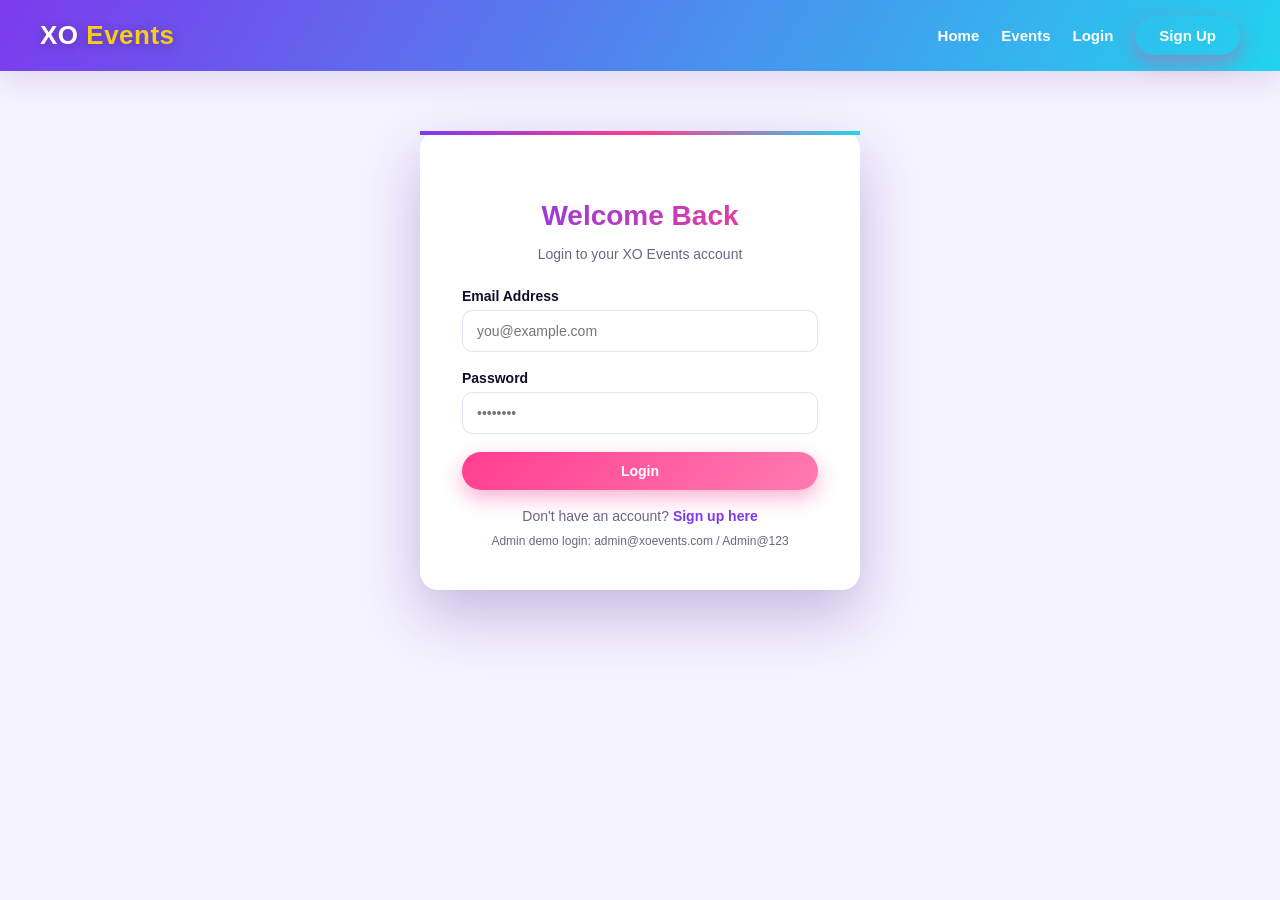
<file: src/main/resources/static/login.html>
<!DOCTYPE html>
<html lang="en">
<head>
<meta charset="UTF-8">
<meta name="viewport" content="width=device-width, initial-scale=1.0">
<title>Login - XO Event Management</title>
<link rel="stylesheet" href="css/style.css">
</head>
<body>

<nav class="navbar" id="xo-navbar"></nav>

<div class="form-card">
  <h2>Welcome Back</h2>
  <p class="subtitle">Login to your XO Events account</p>

  <form id="loginForm">
    <div class="form-group">
      <label>Email Address</label>
      <input type="email" id="email" required placeholder="you@example.com">
    </div>
    <div class="form-group">
      <label>Password</label>
      <input type="password" id="password" required placeholder="••••••••">
    </div>
    <button type="submit" class="btn btn-primary btn-block">Login</button>
    <div id="msg"></div>
  </form>

  <div class="form-footer">
    Don't have an account? <a href="register.html">Sign up here</a>
  </div>
  <div class="form-footer" style="margin-top:10px; font-size:12px;">
    Admin demo login: admin@xoevents.com / Admin@123
  </div>
</div>

<script src="js/common.js"></script>
<script>
  document.getElementById('loginForm').addEventListener('submit', async (e) => {
    e.preventDefault();
    const email = document.getElementById('email').value;
    const password = document.getElementById('password').value;
    const msg = document.getElementById('msg');
    msg.innerHTML = '';

    try {
      const data = await apiRequest('/auth/login', 'POST', { email, password }, false);
      saveAuth(data);
      if (data.role === 'ADMIN') window.location.href = 'admin-dashboard.html';
      else if (data.role === 'ORGANIZER') window.location.href = 'organizer-dashboard.html';
      else window.location.href = 'events.html';
    } catch (err) {
      if (err.message.toLowerCase().includes('verify')) {
        msg.innerHTML = `<p class="error-msg">${err.message} <a href="verify-email.html?email=${encodeURIComponent(email)}">Verify now</a></p>`;
      } else {
        msg.innerHTML = `<p class="error-msg">${err.message}</p>`;
      }
    }
  });
</script>
</body>
</html>
</file>
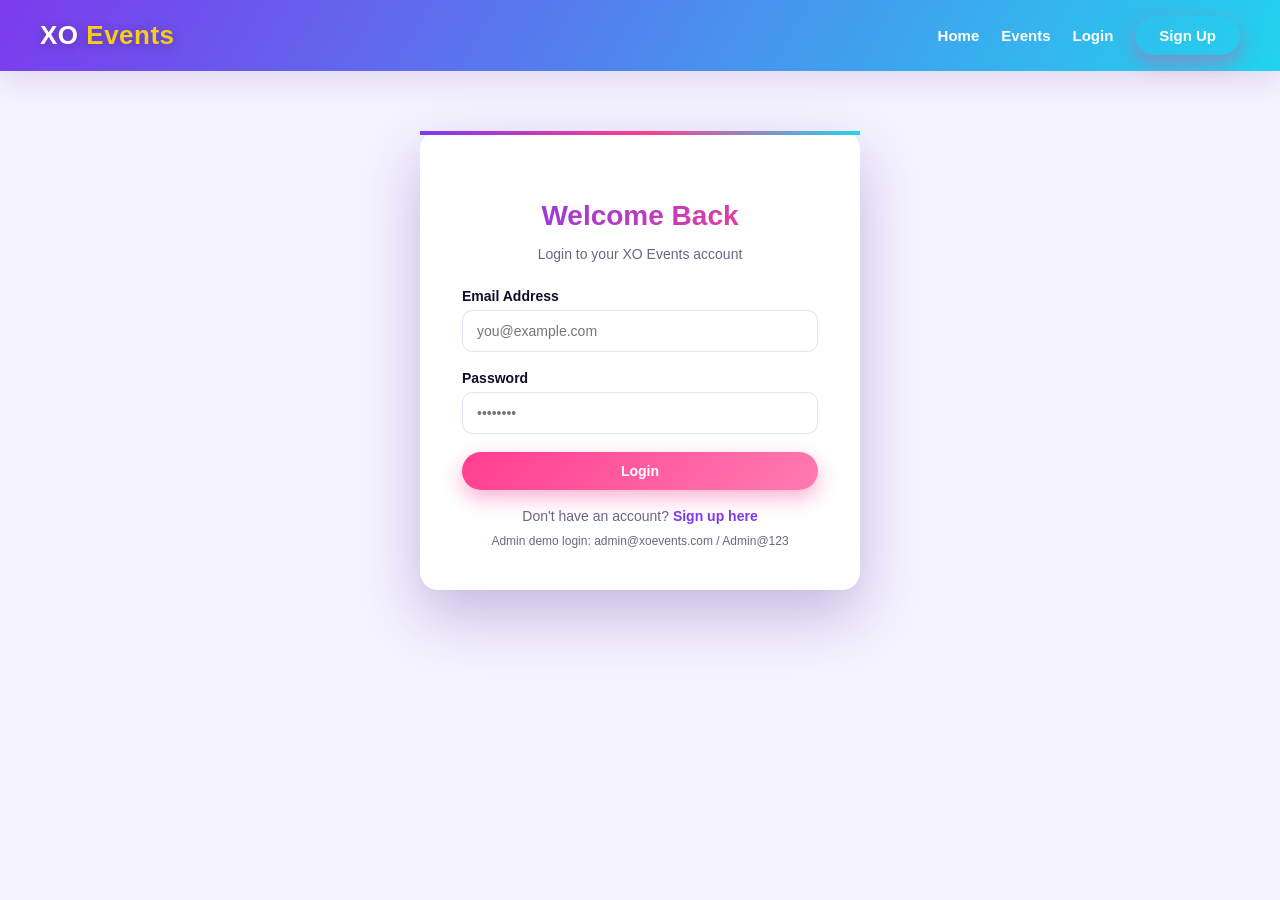
<file: src/main/resources/static/my-bookings.html>
<!DOCTYPE html>
<html lang="en">
<head>
<meta charset="UTF-8">
<meta name="viewport" content="width=device-width, initial-scale=1.0">
<title>My Bookings - XO Event Management</title>
<link rel="stylesheet" href="css/style.css">
</head>
<body>

<nav class="navbar" id="xo-navbar"></nav>

<div class="container">
  <h2 class="section-title">My Bookings</h2>
  <div id="bookingsTableWrapper">
    <p>Loading your bookings...</p>
  </div>
</div>

<footer>&copy; 2026 XO Event Management. All rights reserved.</footer>

<script src="js/common.js"></script>
<script>
  requireAuth();

  async function loadBookings() {
    try {
      const bookings = await apiRequest('/registrations/my-bookings');
      const wrapper = document.getElementById('bookingsTableWrapper');
      if (!bookings.length) {
        wrapper.innerHTML = '<p>You have no bookings yet. <a href="events.html">Browse events</a> to get started.</p>';
        return;
      }
      wrapper.innerHTML = `
        <table>
          <thead>
            <tr>
              <th>Ticket Code</th><th>Event</th><th>Date</th><th>Tickets</th><th>Amount</th><th>Status</th><th>Action</th>
            </tr>
          </thead>
          <tbody>
            ${bookings.map(b => `
              <tr>
                <td>${b.ticketCode}</td>
                <td><a href="event-details.html?id=${b.event.id}">${b.event.title}</a></td>
                <td>${formatDate(b.event.eventDate)}</td>
                <td>${b.numberOfTickets}</td>
                <td>${formatCurrency(b.totalAmount)}</td>
                <td>${statusBadge(b.status)}</td>
                <td>
                  ${b.status === 'CONFIRMED' ? `<button class="btn btn-danger btn-sm" onclick="cancelBooking(${b.id})">Cancel</button>` : '-'}
                </td>
              </tr>
            `).join('')}
          </tbody>
        </table>
      `;
    } catch (e) {
      document.getElementById('bookingsTableWrapper').innerHTML = '<p>Could not load bookings.</p>';
    }
  }

  async function cancelBooking(id) {
    if (!confirm('Are you sure you want to cancel this booking?')) return;
    try {
      await apiRequest(`/registrations/${id}`, 'DELETE');
      loadBookings();
    } catch (e) {
      alert(e.message);
    }
  }

  loadBookings();
</script>
</body>
</html>
</file>
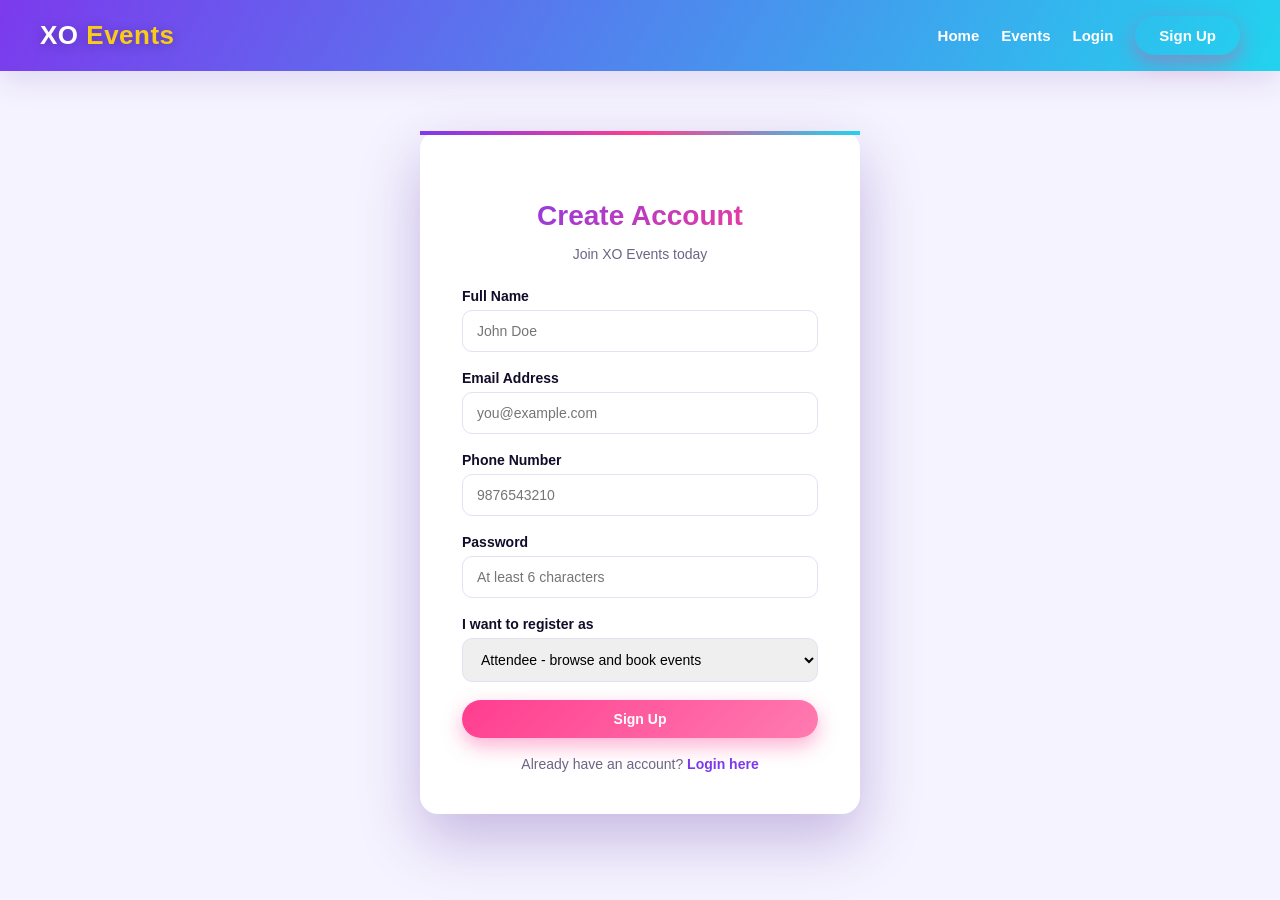
<file: src/main/resources/static/register.html>
<!DOCTYPE html>
<html lang="en">
<head>
<meta charset="UTF-8">
<meta name="viewport" content="width=device-width, initial-scale=1.0">
<title>Sign Up - XO Event Management</title>
<link rel="stylesheet" href="css/style.css">
</head>
<body>

<nav class="navbar" id="xo-navbar"></nav>

<div class="form-card">
  <h2>Create Account</h2>
  <p class="subtitle">Join XO Events today</p>

  <form id="registerForm">
    <div class="form-group">
      <label>Full Name</label>
      <input type="text" id="name" required placeholder="John Doe">
    </div>
    <div class="form-group">
      <label>Email Address</label>
      <input type="email" id="email" required placeholder="you@example.com">
    </div>
    <div class="form-group">
      <label>Phone Number</label>
      <input type="text" id="phone" placeholder="9876543210">
    </div>
    <div class="form-group">
      <label>Password</label>
      <input type="password" id="password" required minlength="6" placeholder="At least 6 characters">
    </div>
    <div class="form-group">
      <label>I want to register as</label>
      <select id="role">
        <option value="ATTENDEE">Attendee - browse and book events</option>
        <option value="ORGANIZER">Organizer - create and manage events</option>
      </select>
    </div>
    <button type="submit" class="btn btn-primary btn-block">Sign Up</button>
    <div id="msg"></div>
  </form>

  <div class="form-footer">
    Already have an account? <a href="login.html">Login here</a>
  </div>
</div>

<script src="js/common.js"></script>
<script>
  document.getElementById('registerForm').addEventListener('submit', async (e) => {
    e.preventDefault();
    const payload = {
      name: document.getElementById('name').value,
      email: document.getElementById('email').value,
      phone: document.getElementById('phone').value,
      password: document.getElementById('password').value,
      role: document.getElementById('role').value
    };
    const msg = document.getElementById('msg');
    msg.innerHTML = '';

    try {
      await apiRequest('/auth/signup', 'POST', payload, false);
      msg.innerHTML = `<p class="success-msg">Account created! Check your email for a 6-digit verification code. Redirecting...</p>`;
      setTimeout(() => window.location.href = 'verify-email.html?email=' + encodeURIComponent(payload.email), 1800);
    } catch (err) {
      msg.innerHTML = `<p class="error-msg">${err.message}</p>`;
    }
  });
</script>
</body>
</html>
</file>
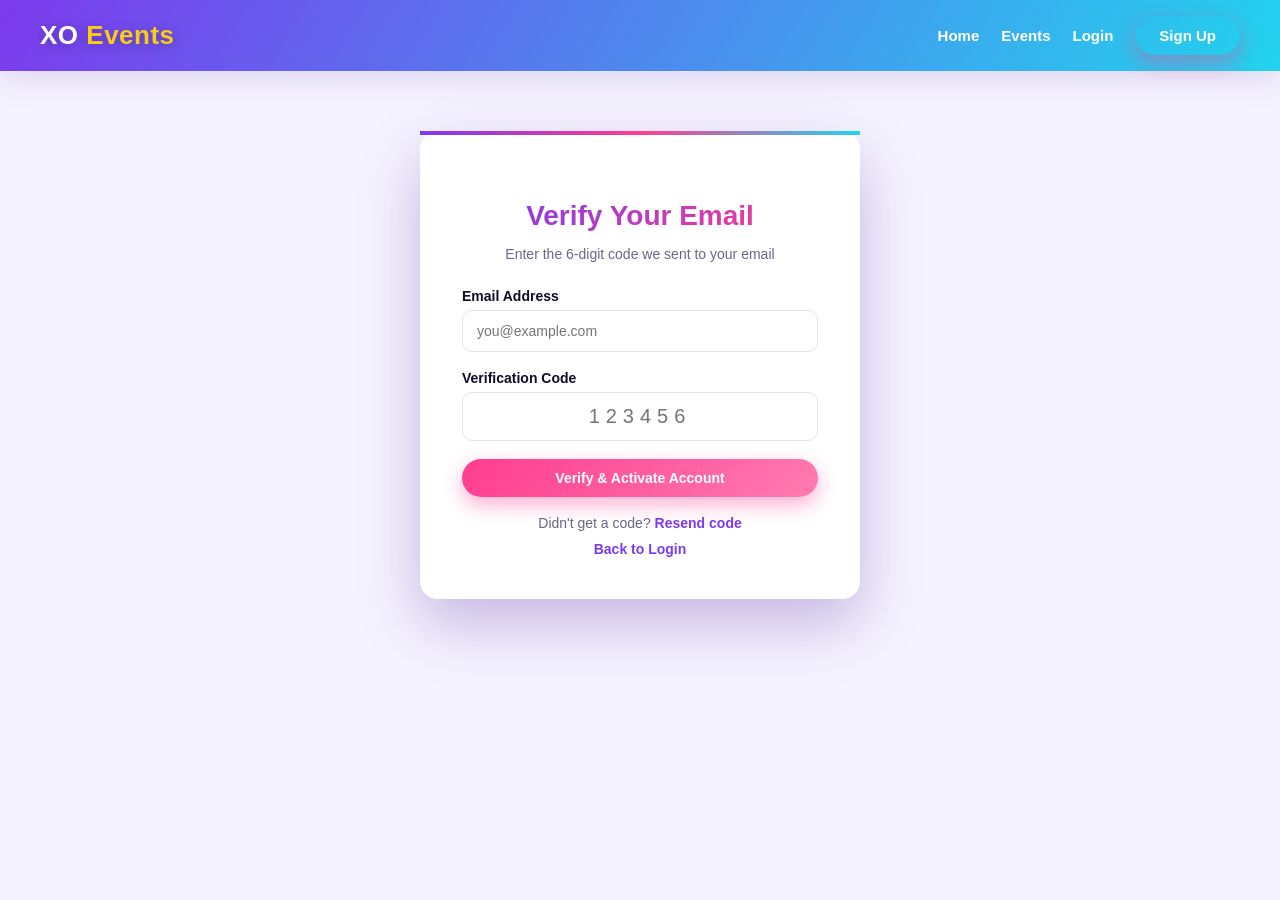
<file: src/main/resources/static/verify-email.html>
<!DOCTYPE html>
<html lang="en">
<head>
<meta charset="UTF-8">
<meta name="viewport" content="width=device-width, initial-scale=1.0">
<title>Verify Email - XO Event Management</title>
<link rel="stylesheet" href="css/style.css">
</head>
<body>

<nav class="navbar" id="xo-navbar"></nav>

<div class="form-card">
  <h2>Verify Your Email</h2>
  <p class="subtitle" id="subtitleText">Enter the 6-digit code we sent to your email</p>

  <form id="verifyForm">
    <div class="form-group">
      <label>Email Address</label>
      <input type="email" id="email" required placeholder="you@example.com">
    </div>
    <div class="form-group">
      <label>Verification Code</label>
      <input type="text" id="code" required maxlength="6" pattern="[0-9]{6}" placeholder="123456" style="letter-spacing:6px;font-size:20px;text-align:center;">
    </div>
    <button type="submit" class="btn btn-primary btn-block">Verify & Activate Account</button>
    <div id="msg"></div>
  </form>

  <div class="form-footer">
    Didn't get a code? <a href="#" id="resendLink">Resend code</a>
  </div>
  <div class="form-footer" style="margin-top:10px;">
    <a href="login.html">Back to Login</a>
  </div>
</div>

<script src="js/common.js"></script>
<script>
  const params = new URLSearchParams(window.location.search);
  if (params.get('email')) {
    document.getElementById('email').value = params.get('email');
    document.getElementById('subtitleText').innerText = `Enter the 6-digit code sent to ${params.get('email')}`;
  }

  document.getElementById('verifyForm').addEventListener('submit', async (e) => {
    e.preventDefault();
    const email = document.getElementById('email').value;
    const code = document.getElementById('code').value;
    const msg = document.getElementById('msg');
    msg.innerHTML = '';
    try {
      const res = await apiRequest('/auth/verify-email', 'POST', { email, code }, false);
      msg.innerHTML = `<p class="success-msg">${res.message}</p>`;
      setTimeout(() => window.location.href = 'login.html', 1500);
    } catch (err) {
      msg.innerHTML = `<p class="error-msg">${err.message}</p>`;
    }
  });

  document.getElementById('resendLink').addEventListener('click', async (e) => {
    e.preventDefault();
    const email = document.getElementById('email').value;
    const msg = document.getElementById('msg');
    if (!email) { msg.innerHTML = `<p class="error-msg">Please enter your email first.</p>`; return; }
    try {
      const res = await apiRequest('/auth/resend-code', 'POST', { email }, false);
      msg.innerHTML = `<p class="success-msg">${res.message}</p>`;
    } catch (err) {
      msg.innerHTML = `<p class="error-msg">${err.message}</p>`;
    }
  });
</script>
</body>
</html>
</file>
<file: src/main/resources/static/css/style.css>
/* ==========================================================
   XO EVENT MANAGEMENT - COLORFUL 3D ANIMATED THEME
   ========================================================== */

:root {
  --primary: #7C3AED;
  --primary-dark: #4C1D95;
  --accent: #FF3D8F;
  --accent2: #22D3EE;
  --accent3: #FACC15;
  --dark: #120B29;
  --light-bg: #F5F3FF;
  --text-muted: #6B6685;
  --success: #22C55E;
  --danger: #EF4444;
  --warning: #F59E0B;
  --radius: 18px;
  --shadow: 0 10px 30px rgba(76, 29, 149, 0.12);
  --shadow-lg: 0 25px 60px rgba(76, 29, 149, 0.28);
}

* { box-sizing: border-box; }

html { scroll-behavior: smooth; }

body {
  font-family: 'Segoe UI', Roboto, Helvetica, Arial, sans-serif;
  background: var(--light-bg);
  color: var(--dark);
  margin: 0;
  padding: 0;
  perspective: 1500px;
  overflow-x: hidden;
}

a { text-decoration: none; }

@keyframes fadeSlideUp {
  from { opacity: 0; transform: translateY(24px); }
  to { opacity: 1; transform: translateY(0); }
}

@keyframes gradientShift {
  0% { background-position: 0% 50%; }
  50% { background-position: 100% 50%; }
  100% { background-position: 0% 50%; }
}

@keyframes floatBlob {
  0%, 100% { transform: translate(0,0) rotate(0deg) scale(1); }
  33% { transform: translate(30px,-40px) rotate(8deg) scale(1.08); }
  66% { transform: translate(-24px,20px) rotate(-6deg) scale(0.95); }
}

@keyframes pulseGlow {
  0%, 100% { box-shadow: 0 0 0 0 rgba(255,61,143,0.45); }
  50% { box-shadow: 0 0 0 14px rgba(255,61,143,0); }
}

@keyframes spin3d {
  from { transform: perspective(600px) rotateY(0deg); }
  to { transform: perspective(600px) rotateY(360deg); }
}

/* ---------- Navbar ---------- */
.navbar {
  background: linear-gradient(120deg, var(--primary), var(--accent2), var(--accent), var(--primary));
  background-size: 300% 300%;
  animation: gradientShift 10s ease infinite;
  padding: 16px 40px;
  display: flex;
  align-items: center;
  justify-content: space-between;
  box-shadow: var(--shadow);
  position: sticky;
  top: 0;
  z-index: 100;
}

.navbar .brand {
  color: #fff;
  font-size: 26px;
  font-weight: 800;
  letter-spacing: 0.5px;
  text-shadow: 0 2px 12px rgba(0,0,0,0.25);
  transition: transform 0.25s ease;
  display: inline-block;
}
.navbar .brand:hover { transform: scale(1.06) rotate(-1deg); }

.navbar .brand span { color: var(--accent3); }

.navbar-links {
  display: flex;
  align-items: center;
  gap: 22px;
}

.navbar-links a, .navbar-links button {
  color: #fff;
  font-weight: 600;
  font-size: 15px;
  background: none;
  border: none;
  cursor: pointer;
  position: relative;
  transition: transform 0.2s ease, opacity 0.2s ease;
}

.navbar-links a::after {
  content: '';
  position: absolute;
  left: 0; bottom: -4px;
  width: 0; height: 2px;
  background: #fff;
  transition: width 0.25s ease;
}
.navbar-links a:hover::after { width: 100%; }
.navbar-links a:hover, .navbar-links button:hover { transform: translateY(-2px); opacity: 0.95; }

.btn {
  display: inline-block;
  padding: 11px 24px;
  border-radius: 50px;
  font-weight: 700;
  font-size: 14px;
  cursor: pointer;
  border: none;
  transition: all 0.25s cubic-bezier(.2,.8,.2,1);
  position: relative;
  transform-style: preserve-3d;
}

.btn-primary {
  background: linear-gradient(135deg, var(--accent), #ff7bb0);
  color: #fff;
  box-shadow: 0 8px 20px rgba(255,61,143,0.4);
}
.btn-primary:hover { transform: translateY(-3px) scale(1.03); box-shadow: 0 14px 28px rgba(255,61,143,0.5); }
.btn-primary:active { transform: translateY(0) scale(0.98); }

.btn-outline { background: transparent; border: 1.5px solid #fff; color: #fff; }
.btn-outline:hover { background: rgba(255,255,255,0.18); transform: translateY(-2px); }

.btn-dark {
  background: linear-gradient(135deg, var(--dark), #2c1a5c);
  color: #fff;
  box-shadow: 0 6px 16px rgba(18,11,41,0.35);
}
.btn-dark:hover { transform: translateY(-2px); }

.btn-danger { background: linear-gradient(135deg, var(--danger), #ff6b6b); color: #fff; box-shadow: 0 6px 16px rgba(239,68,68,0.35); }
.btn-danger:hover { transform: translateY(-2px); }

.btn-success { background: linear-gradient(135deg, var(--success), #4ade80); color: #fff; }
.btn-block { width: 100%; }
.btn-sm { padding: 7px 16px; font-size: 13px; }

/* ---------- Hero ---------- */
.hero {
  position: relative;
  background: linear-gradient(120deg, var(--primary), var(--accent), var(--accent2));
  background-size: 300% 300%;
  animation: gradientShift 12s ease infinite;
  color: #fff;
  padding: 100px 40px 90px;
  text-align: center;
  overflow: hidden;
}

.hero::before, .hero::after {
  content: '';
  position: absolute;
  border-radius: 50%;
  filter: blur(6px);
  opacity: 0.5;
  animation: floatBlob 14s ease-in-out infinite;
}
.hero::before {
  width: 260px; height: 260px;
  background: var(--accent3);
  top: -60px; left: -60px;
}
.hero::after {
  width: 320px; height: 320px;
  background: var(--accent2);
  bottom: -100px; right: -80px;
  animation-delay: -6s;
}

.hero h1 {
  font-size: 46px;
  margin-bottom: 12px;
  font-weight: 800;
  text-shadow: 0 4px 20px rgba(0,0,0,0.25);
  position: relative;
  animation: fadeSlideUp 0.8s ease both;
}
.hero p {
  font-size: 18px;
  opacity: 0.97;
  max-width: 650px;
  margin: 0 auto 28px;
  position: relative;
  animation: fadeSlideUp 0.8s ease 0.1s both;
}

.search-bar {
  max-width: 600px;
  margin: 0 auto;
  display: flex;
  background: #fff;
  border-radius: 50px;
  overflow: hidden;
  box-shadow: 0 20px 50px rgba(0,0,0,0.25);
  position: relative;
  animation: fadeSlideUp 0.8s ease 0.2s both;
}

.search-bar input {
  flex: 1;
  border: none;
  padding: 17px 24px;
  font-size: 15px;
  outline: none;
}

.search-bar button {
  border: none;
  background: linear-gradient(135deg, var(--dark), #2c1a5c);
  color: #fff;
  padding: 0 30px;
  font-weight: 700;
  cursor: pointer;
  transition: opacity 0.2s ease;
}
.search-bar button:hover { opacity: 0.88; }

/* ---------- Container ---------- */
.container { max-width: 1200px; margin: 0 auto; padding: 46px 24px; }

.section-title {
  font-size: 27px;
  font-weight: 800;
  margin-bottom: 24px;
  color: var(--dark);
  position: relative;
  display: inline-block;
}
.section-title::after {
  content: '';
  position: absolute;
  left: 0; bottom: -8px;
  width: 46px; height: 4px;
  border-radius: 4px;
  background: linear-gradient(90deg, var(--accent), var(--accent2));
}

/* ---------- Event Grid & 3D Cards ---------- */
.event-grid {
  display: grid;
  grid-template-columns: repeat(auto-fill, minmax(280px, 1fr));
  gap: 26px;
}

.event-card {
  background: #fff;
  border-radius: var(--radius);
  overflow: hidden;
  box-shadow: var(--shadow);
  transition: transform 0.35s cubic-bezier(.2,.8,.2,1), box-shadow 0.35s ease;
  display: flex;
  flex-direction: column;
  transform-style: preserve-3d;
  animation: fadeSlideUp 0.6s ease both;
  border: 1px solid rgba(124,58,237,0.06);
}

.event-card:hover {
  transform: translateY(-10px) rotateX(4deg) rotateY(-3deg) scale(1.02);
  box-shadow: var(--shadow-lg);
}

.event-card .thumb {
  height: 165px;
  background: linear-gradient(135deg, var(--primary), var(--accent));
  background-size: 200% 200%;
  animation: gradientShift 6s ease infinite;
  display: flex;
  align-items: center;
  justify-content: center;
  color: #fff;
  font-size: 44px;
  font-weight: 800;
  position: relative;
}
.event-card .thumb::after {
  content: '';
  position: absolute; inset: 0;
  background: linear-gradient(to top, rgba(0,0,0,0.25), transparent 50%);
}

.event-card .body { padding: 18px; flex: 1; display: flex; flex-direction: column; }

.event-card .category-tag {
  display: inline-block;
  background: linear-gradient(135deg, #EFE9FE, #E0F2FE);
  color: var(--primary);
  padding: 5px 13px;
  border-radius: 50px;
  font-size: 12px;
  font-weight: 700;
  margin-bottom: 10px;
  width: fit-content;
}

.event-card h3 { margin: 0 0 8px; font-size: 18px; }
.event-card .meta { font-size: 13px; color: var(--text-muted); margin-bottom: 6px; }
.event-card .price {
  font-weight: 800;
  background: linear-gradient(135deg, var(--primary), var(--accent));
  -webkit-background-clip: text;
  background-clip: text;
  color: transparent;
  font-size: 17px;
  margin-top: auto;
  padding-top: 10px;
}

/* ---------- Forms ---------- */
.form-card {
  max-width: 440px;
  margin: 60px auto;
  background: #fff;
  padding: 42px;
  border-radius: var(--radius);
  box-shadow: var(--shadow-lg);
  position: relative;
  animation: fadeSlideUp 0.5s ease both;
  border-top: 4px solid transparent;
  border-image: linear-gradient(90deg, var(--primary), var(--accent), var(--accent2)) 1;
}

.form-card h2 {
  text-align: center;
  margin-bottom: 6px;
  background: linear-gradient(135deg, var(--primary), var(--accent));
  -webkit-background-clip: text;
  background-clip: text;
  color: transparent;
  font-size: 28px;
}
.form-card .subtitle { text-align: center; color: var(--text-muted); margin-bottom: 26px; font-size: 14px; }

.form-group { margin-bottom: 18px; }
.form-group label { display: block; font-weight: 600; font-size: 14px; margin-bottom: 6px; }
.form-group input, .form-group select, .form-group textarea {
  width: 100%;
  padding: 12px 14px;
  border: 1.5px solid #E4E1F0;
  border-radius: 10px;
  font-size: 14px;
  outline: none;
  font-family: inherit;
  transition: border-color 0.2s ease, box-shadow 0.2s ease;
}
.form-group input:focus, .form-group select:focus, .form-group textarea:focus {
  border-color: var(--primary);
  box-shadow: 0 0 0 4px rgba(124,58,237,0.12);
}

.form-footer { text-align: center; margin-top: 18px; font-size: 14px; color: var(--text-muted); }
.form-footer a { color: var(--primary); font-weight: 700; }

.error-msg { color: var(--danger); font-size: 13px; margin-top: 10px; text-align: center; font-weight: 600; }
.success-msg { color: var(--success); font-size: 13px; margin-top: 10px; text-align: center; font-weight: 600; }

/* ---------- Dashboard ---------- */
.dashboard-layout { display: flex; min-height: calc(100vh - 72px); }

.sidebar {
  width: 240px;
  background: #fff;
  padding: 30px 0;
  box-shadow: 2px 0 16px rgba(76,29,149,0.06);
}

.sidebar a {
  display: block;
  padding: 14px 30px;
  color: var(--dark);
  font-weight: 600;
  font-size: 14px;
  border-left: 4px solid transparent;
  transition: all 0.2s ease;
}

.sidebar a.active, .sidebar a:hover {
  background: linear-gradient(90deg, #F3EFFE, transparent);
  border-left-color: var(--accent);
  color: var(--primary);
  transform: translateX(4px);
}

.main-content { flex: 1; padding: 34px; }

.stats-row { display: grid; grid-template-columns: repeat(auto-fit, minmax(220px, 1fr)); gap: 20px; margin-bottom: 30px; }

.stat-card {
  background: #fff;
  padding: 26px;
  border-radius: var(--radius);
  box-shadow: var(--shadow);
  transition: transform 0.25s ease, box-shadow 0.25s ease;
  position: relative;
  overflow: hidden;
}
.stat-card::before {
  content: '';
  position: absolute; top: 0; left: 0; right: 0; height: 4px;
  background: linear-gradient(90deg, var(--primary), var(--accent), var(--accent2));
}
.stat-card:hover { transform: translateY(-6px); box-shadow: var(--shadow-lg); }

.stat-card .num {
  font-size: 34px;
  font-weight: 800;
  background: linear-gradient(135deg, var(--primary), var(--accent));
  -webkit-background-clip: text;
  background-clip: text;
  color: transparent;
}
.stat-card .label { color: var(--text-muted); font-size: 14px; margin-top: 4px; }

/* ---------- Tables ---------- */
table { width: 100%; border-collapse: collapse; background: #fff; border-radius: var(--radius); overflow: hidden; box-shadow: var(--shadow); }
table th, table td { text-align: left; padding: 14px 16px; font-size: 14px; border-bottom: 1px solid #F0EEF9; }
table th { background: linear-gradient(90deg, #F7F6FC, #F3EFFE); font-weight: 700; color: var(--dark); }
table tr { transition: background 0.15s ease; }
table tr:hover { background: #FAF9FF; }
table tr:last-child td { border-bottom: none; }

.badge { padding: 4px 13px; border-radius: 50px; font-size: 12px; font-weight: 700; }
.badge-upcoming { background: linear-gradient(135deg,#E0F2FE,#BAE6FD); color: #0369A1; }
.badge-ongoing { background: linear-gradient(135deg,#FEF9C3,#FDE68A); color: #A16207; }
.badge-completed { background: linear-gradient(135deg,#DCFCE7,#BBF7D0); color: #15803D; }
.badge-cancelled { background: linear-gradient(135deg,#FEE2E2,#FECACA); color: #B91C1C; }

/* ---------- Utility ---------- */
.flex { display: flex; align-items: center; }
.flex-between { display: flex; align-items: center; justify-content: space-between; }
.gap-10 { gap: 10px; }
.mt-20 { margin-top: 20px; }
.mb-20 { margin-bottom: 20px; }
.text-center { text-align: center; }
.hidden { display: none !important; }

.modal-overlay {
  position: fixed; inset: 0; background: rgba(18,11,41,0.6);
  backdrop-filter: blur(3px);
  display: flex; align-items: center; justify-content: center; z-index: 1000;
  animation: fadeSlideUp 0.25s ease both;
}

.modal-box {
  background: #fff; border-radius: var(--radius); padding: 32px; width: 90%; max-width: 480px;
  box-shadow: var(--shadow-lg);
  border-top: 4px solid transparent;
  border-image: linear-gradient(90deg, var(--primary), var(--accent)) 1;
  animation: fadeSlideUp 0.3s ease both;
}

footer {
  background: linear-gradient(135deg, var(--dark), #1f1044);
  color: #cfc9e8;
  text-align: center;
  padding: 28px;
  font-size: 14px;
  margin-top: 60px;
}

/* Buttons with a fun pulse when they're the primary CTA on booking */
.btn-primary#bookBtn:not(:disabled) { animation: pulseGlow 2.4s infinite; }

/* Staggered fade-in for grid items */
.event-grid > *:nth-child(1) { animation-delay: 0.02s; }
.event-grid > *:nth-child(2) { animation-delay: 0.08s; }
.event-grid > *:nth-child(3) { animation-delay: 0.14s; }
.event-grid > *:nth-child(4) { animation-delay: 0.2s; }
.event-grid > *:nth-child(5) { animation-delay: 0.26s; }
.event-grid > *:nth-child(6) { animation-delay: 0.32s; }

@media (max-width: 768px) {
  .navbar { padding: 14px 18px; }
  .navbar-links { gap: 12px; }
  .dashboard-layout { flex-direction: column; }
  .sidebar { width: 100%; display: flex; overflow-x: auto; padding: 10px; }
  .hero h1 { font-size: 30px; }
  .event-card:hover { transform: translateY(-6px) scale(1.01); }
}
</file>
